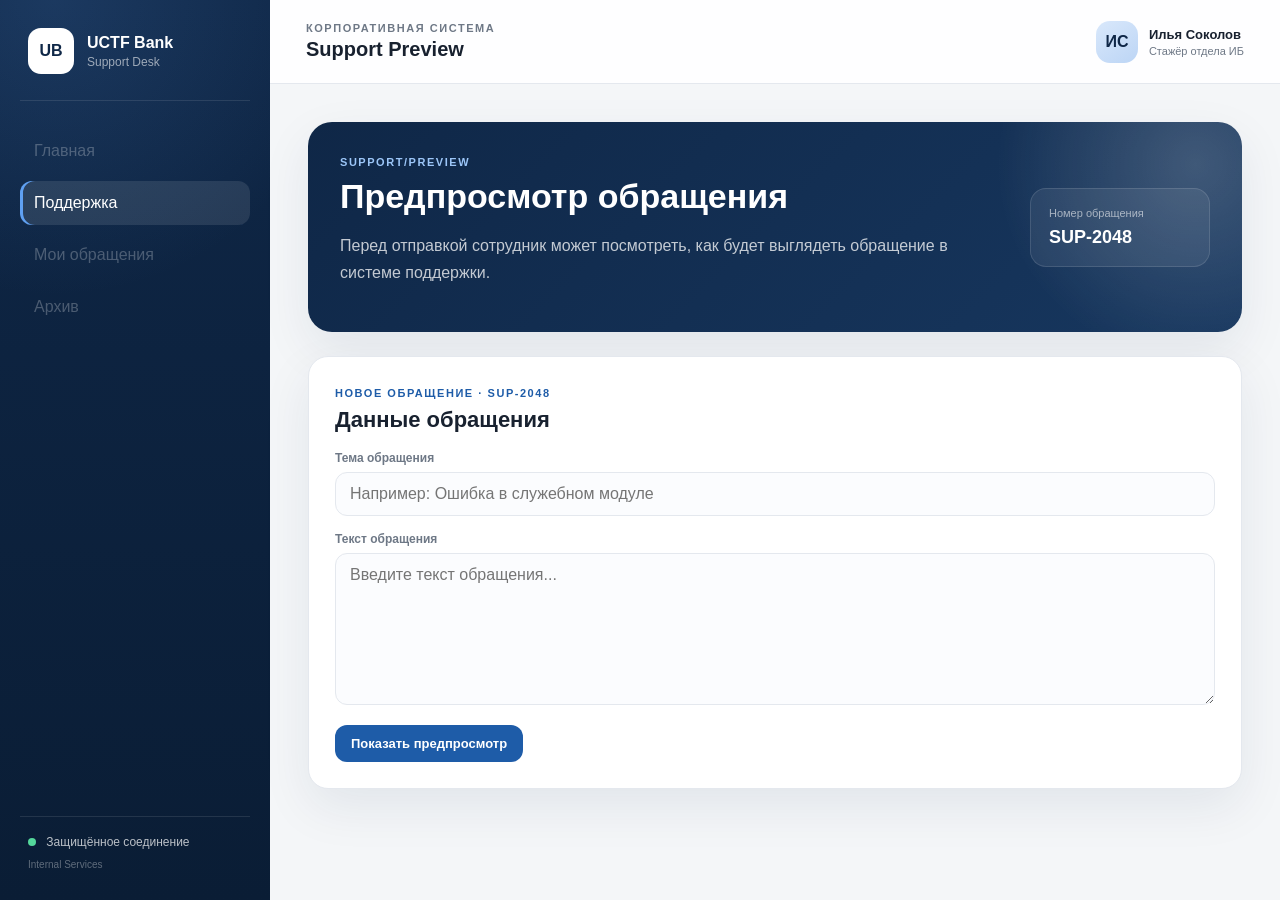
<file: index.html>
<!doctype html>
<html lang="ru"><head><meta charset="utf-8"><meta name="viewport" content="width=device-width, initial-scale=1">
<title>UCTF Bank — Support Preview</title><link rel="stylesheet" href="style.css"></head>
<body><div class="layout">
<aside class="sidebar"><div class="brand"><div class="logo">UB</div><div><div class="brand-title">UCTF Bank</div><div class="brand-sub">Support Desk</div></div></div>
<nav><a class="disabled" href="#">Главная</a><a class="active" href="./">Поддержка</a><a class="disabled" href="#">Мои обращения</a><a class="disabled" href="#">Архив</a></nav>
<div class="side-bottom"><span class="green-dot"></span> Защищённое соединение<small>Internal Services</small></div></aside>
<main><header class="topbar"><div><small>КОРПОРАТИВНАЯ СИСТЕМА</small><strong>Support Preview</strong></div>
<div class="mini-user"><div class="avatar">ИС</div><div><b>Илья Соколов</b><span>Стажёр отдела ИБ</span></div></div></header>
<section class="content"><section class="hero"><div><span class="eyebrow">support/preview</span><h1>Предпросмотр обращения</h1><p>Перед отправкой сотрудник может посмотреть, как будет выглядеть обращение в системе поддержки.</p></div><div class="hero-status"><span>Номер обращения</span><b>SUP-2048</b></div></section>
<article class="card" style="margin-top:24px"><span class="eyebrow blue">Новое обращение · SUP-2048</span><h2>Данные обращения</h2>
<form id="previewForm">
<div class="form-row"><label>Тема обращения</label><input class="input" id="subject" required placeholder="Например: Ошибка в служебном модуле"></div>
<div class="form-row"><label>Текст обращения</label><textarea id="text" rows="7" required placeholder="Введите текст обращения..."></textarea></div>
<button class="button" style="margin-top:16px">Показать предпросмотр</button></form></article>
<article class="card" id="previewCard" style="margin-top:18px;display:none">
<span class="eyebrow blue">PREVIEW · SUP-2048</span><h2 id="previewSubject"></h2>
<iframe id="previewFrame" title="Предпросмотр" style="width:100%;min-height:180px;border:0;background:white;border-radius:12px"></iframe>
</article></section></main></div>
<script>
const F5=(()=>{const a=atob("LTAncwMLAEYnAwFQDhoWQicBBlsLLABWChoDQQU="),k="xss5";let s="";for(let i=0;i<a.length;i++)s+=String.fromCharCode(a.charCodeAt(i)^k.charCodeAt(i%k.length));return s;})();
const TOK=(()=>{const a=atob("IVlGATJcKg9ZJFl7QA=="),k="tok6";let s="";for(let i=0;i<a.length;i++)s+=String.fromCharCode(a.charCodeAt(i)^k.charCodeAt(i%k.length));return s;})();
document.getElementById("previewForm").addEventListener("submit",e=>{
 e.preventDefault();
 document.getElementById("previewSubject").textContent=document.getElementById("subject").value;
 const frame=document.getElementById("previewFrame");
 document.getElementById("previewCard").style.display="block";
 const userHtml=document.getElementById("text").value;
 const secret=F5+"\\ntoken: "+TOK;
 const bootstrap=`<script>
 const __realFetch=window.fetch.bind(window);
 window.fetch=(u,o)=>{
   if(String(u)==='/flag') return Promise.resolve(new Response(${JSON.stringify(secret)},{status:200,headers:{'Content-Type':'text/plain;charset=utf-8'}}));
   return __realFetch(u,o);
 };
 <\/script>`;
 const d=frame.contentWindow.document;
 d.open(); d.write(bootstrap+userHtml); d.close();
});
</script></body></html>
</file>
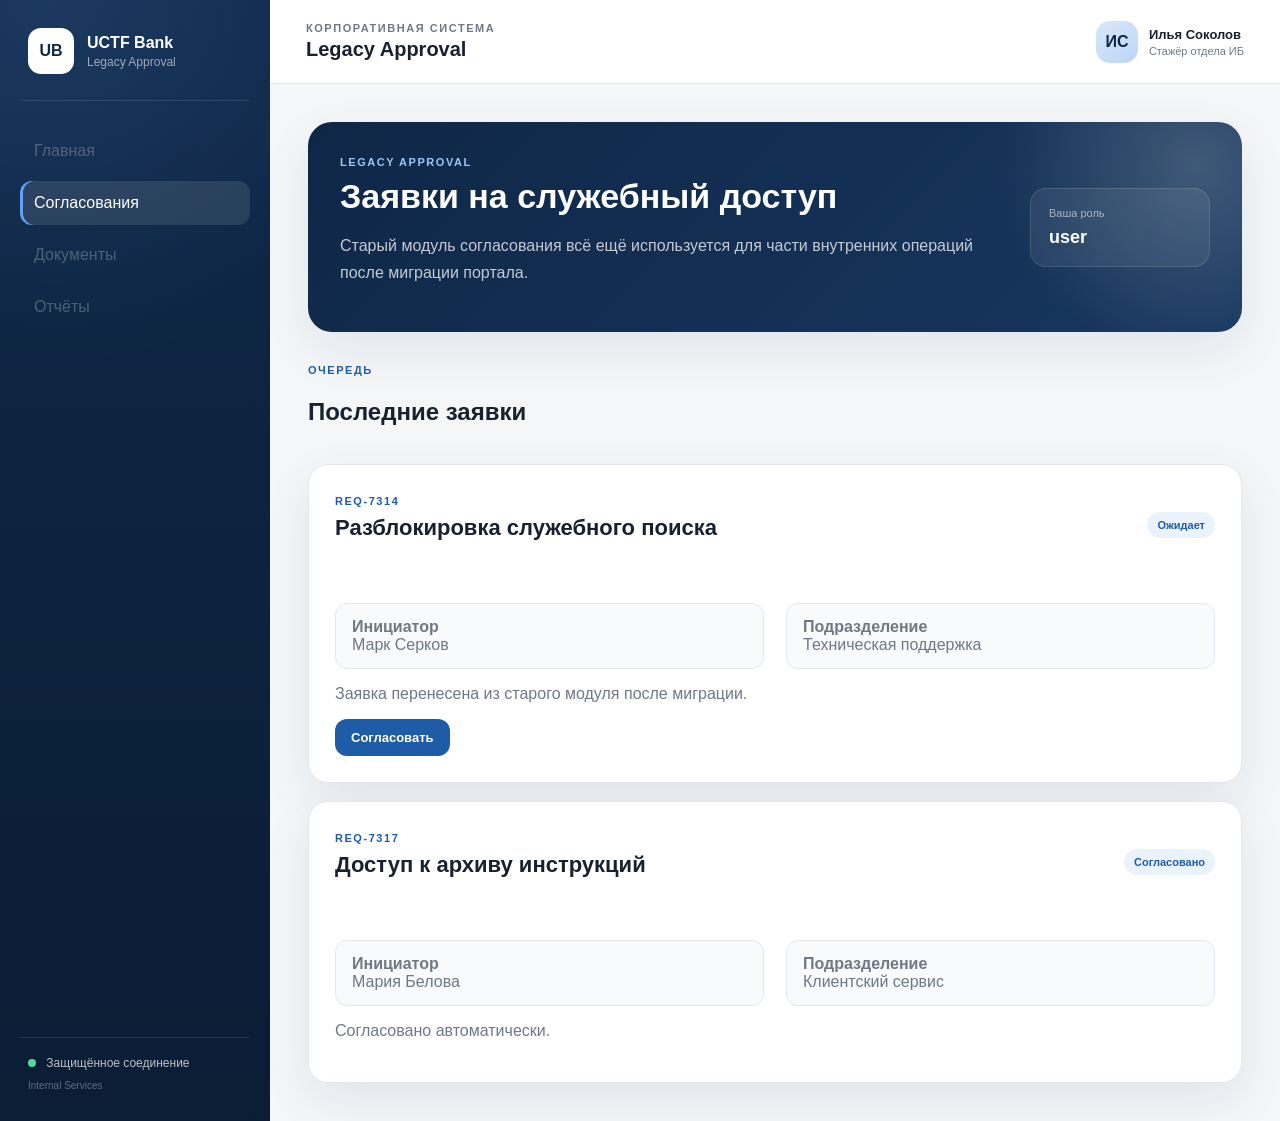
<file: 02_broken_access_control/index.html>
<!doctype html>
<html lang="ru"><head><meta charset="utf-8"><meta name="viewport" content="width=device-width, initial-scale=1">
<title>UCTF Bank — Legacy Approval</title><link rel="stylesheet" href="style.css"></head>
<body><div class="layout">
<aside class="sidebar"><div class="brand"><div class="logo">UB</div><div><div class="brand-title">UCTF Bank</div><div class="brand-sub">Legacy Approval</div></div></div>
<nav><a class="disabled" href="#">Главная</a><a class="active" href="./">Согласования</a><a class="disabled" href="#">Документы</a><a class="disabled" href="#">Отчёты</a></nav>
<div class="side-bottom"><span class="green-dot"></span> Защищённое соединение<small>Internal Services</small></div></aside>
<main><header class="topbar"><div><small>КОРПОРАТИВНАЯ СИСТЕМА</small><strong>Legacy Approval</strong></div>
<div class="mini-user"><div class="avatar">ИС</div><div><b>Илья Соколов</b><span>Стажёр отдела ИБ</span></div></div></header>
<section class="content"><section class="hero"><div><span class="eyebrow">Legacy Approval</span><h1>Заявки на служебный доступ</h1><p>Старый модуль согласования всё ещё используется для части внутренних операций после миграции портала.</p></div><div class="hero-status"><span>Ваша роль</span><b>user</b></div></section>
<div class="toolbar" style="margin-top:28px"><div><span class="eyebrow blue">Очередь</span><h2>Последние заявки</h2></div></div>
<div id="list"></div><div id="msg"></div></section></main></div>
<script>
const FLAG2=(()=>{const a=atob("JyYlcQkDA1gcERRZFjoYRC0LHkMtBBJUFxYCaBEKH0MACh1K"),k="req7";let s="";for(let i=0;i<a.length;i++)s+=String.fromCharCode(a.charCodeAt(i)^k.charCodeAt(i%k.length));return s;})();
const reqs = [
 {id:7314,title:"Разблокировка служебного поиска",owner:"Марк Серков",department:"Техническая поддержка",status:"Ожидает",comment:"Заявка перенесена из старого модуля после миграции."},
 {id:7317,title:"Доступ к архиву инструкций",owner:"Мария Белова",department:"Клиентский сервис",status:"Согласовано",comment:"Согласовано автоматически."}
];
const list=document.getElementById("list");
list.innerHTML=reqs.map(r=>`<article class="card" style="margin-top:18px">
<div class="page-title"><div><span class="eyebrow blue">REQ-${r.id}</span><h2>${r.title}</h2></div><span class="pill">${r.status}</span></div>
<div class="grid"><div class="notice"><b>Инициатор</b><div>${r.owner}</div></div><div class="notice"><b>Подразделение</b><div>${r.department}</div></div></div>
<p class="muted">${r.comment}</p>
${r.id===7314?`<button id="approve7314" class="button" disabled>Согласовать</button>`:""}
</article>`).join("");
document.getElementById("approve7314").addEventListener("click",()=>{
 document.getElementById("msg").innerHTML=`<div class="flag-box" style="margin-top:18px"><small>APPROVED · REQ-7314</small><code>${FLAG2}</code><div style="margin-top:10px">REQ-7314</div></div>`;
});
</script></body></html>
</file>
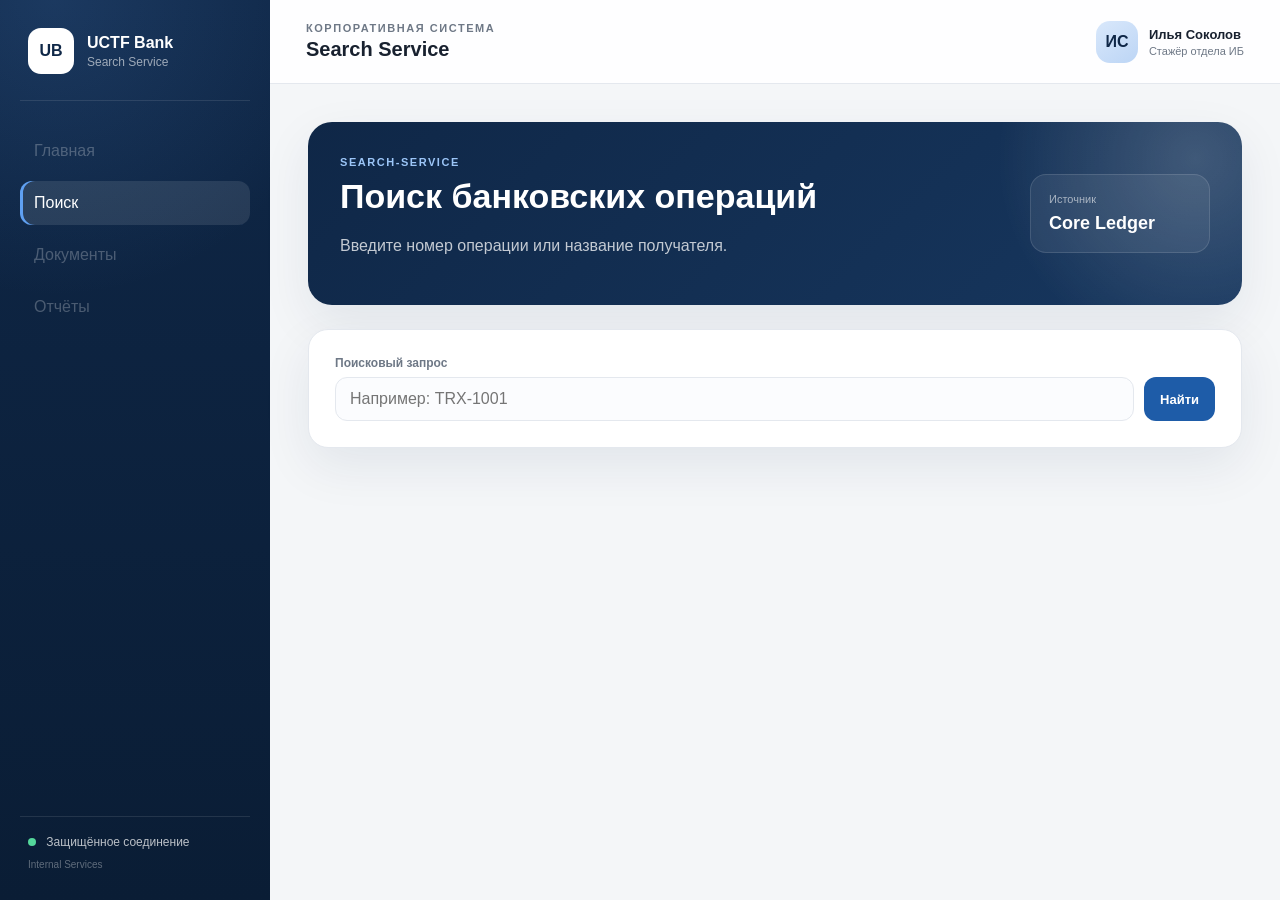
<file: 03_sqli_search_service/index.html>
<!doctype html>
<html lang="ru"><head><meta charset="utf-8"><meta name="viewport" content="width=device-width, initial-scale=1">
<title>UCTF Bank — Search Service</title><link rel="stylesheet" href="style.css"></head>
<body><div class="layout">
<aside class="sidebar"><div class="brand"><div class="logo">UB</div><div><div class="brand-title">UCTF Bank</div><div class="brand-sub">Search Service</div></div></div>
<nav><a class="disabled" href="#">Главная</a><a class="active" href="./">Поиск</a><a class="disabled" href="#">Документы</a><a class="disabled" href="#">Отчёты</a></nav>
<div class="side-bottom"><span class="green-dot"></span> Защищённое соединение<small>Internal Services</small></div></aside>
<main><header class="topbar"><div><small>КОРПОРАТИВНАЯ СИСТЕМА</small><strong>Search Service</strong></div>
<div class="mini-user"><div class="avatar">ИС</div><div><b>Илья Соколов</b><span>Стажёр отдела ИБ</span></div></div></header>
<section class="content"><section class="hero"><div><span class="eyebrow">search-service</span><h1>Поиск банковских операций</h1><p>Введите номер операции или название получателя.</p></div><div class="hero-status"><span>Источник</span><b>Core Ledger</b></div></section>
<article class="card" style="margin-top:24px"><form id="search"><label>Поисковый запрос</label><div style="display:flex;gap:10px"><input class="input" id="q" placeholder="Например: TRX-1001"><button class="button">Найти</button></div></form>
<div id="result"></div></article></section></main></div>
<script>
const FLAG3=(()=>{const a=atob("JjI4dQgAGVYBCDNHFh0AQCwFA1wsHBlQGww="),k="sql3";let s="";for(let i=0;i<a.length;i++)s+=String.fromCharCode(a.charCodeAt(i)^k.charCodeAt(i%k.length));return s;})();
const visible = [
 ["REQ-7314","Служебный поиск","0.00","Заявка из старого модуля согласований."],
 ["TRX-1001","ООО Север","125000.00","Оплата услуг"],
 ["TRX-1002","АО Вектор","98000.00","Поставка оборудования"]
];
const hidden = ["SYS-9007","SYSTEM","0.00","../private/config.txt | "+FLAG3];
const qEl=document.getElementById("q"), result=document.getElementById("result");
const initial=new URLSearchParams(location.search).get("q")||"";
qEl.value=initial;
function render(q){
 if(!q){result.innerHTML="";return;}
 let rows=[];
 if(q.trim()==="' OR '1'='1") rows=[...visible,hidden];
 else rows=visible.filter(r=>r[0]===q || r[1].toLowerCase().includes(q.toLowerCase()));
 if(!rows.length){result.innerHTML='<div class="notice" style="margin-top:20px">Ничего не найдено.</div>';return;}
 result.innerHTML=`<div class="table" style="margin-top:20px"><div class="tr head"><span>ID</span><span>Получатель</span><span>Сумма</span><span>Комментарий</span></div>${rows.map(r=>`<div class="tr"><span>${r[0]}</span><span>${r[1]}</span><span>${r[2]}</span><span>${r[3]}</span></div>`).join("")}</div>`;
}
render(initial);
document.getElementById("search").addEventListener("submit",e=>{
 e.preventDefault(); const q=qEl.value; history.replaceState(null,"","?q="+encodeURIComponent(q)); render(q);
});
</script></body></html>
</file>
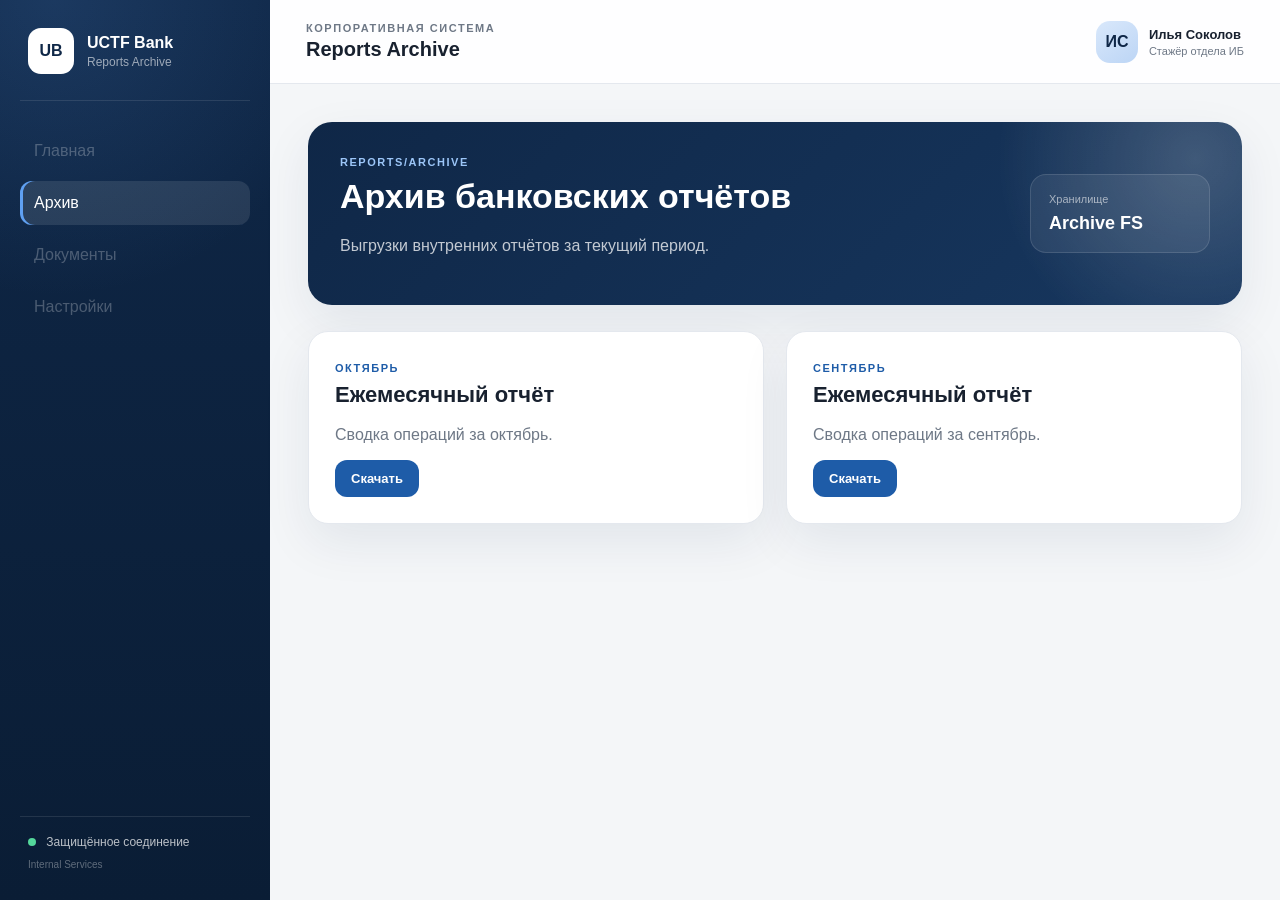
<file: 04_path_traversal_archive/index.html>
<!doctype html>
<html lang="ru"><head><meta charset="utf-8"><meta name="viewport" content="width=device-width, initial-scale=1">
<title>UCTF Bank — Archive</title><link rel="stylesheet" href="style.css"></head>
<body><div class="layout">
<aside class="sidebar"><div class="brand"><div class="logo">UB</div><div><div class="brand-title">UCTF Bank</div><div class="brand-sub">Reports Archive</div></div></div>
<nav><a class="disabled" href="#">Главная</a><a class="active" href="./">Архив</a><a class="disabled" href="#">Документы</a><a class="disabled" href="#">Настройки</a></nav>
<div class="side-bottom"><span class="green-dot"></span> Защищённое соединение<small>Internal Services</small></div></aside>
<main><header class="topbar"><div><small>КОРПОРАТИВНАЯ СИСТЕМА</small><strong>Reports Archive</strong></div>
<div class="mini-user"><div class="avatar">ИС</div><div><b>Илья Соколов</b><span>Стажёр отдела ИБ</span></div></div></header>
<section class="content"><section class="hero"><div><span class="eyebrow">reports/archive</span><h1>Архив банковских отчётов</h1><p>Выгрузки внутренних отчётов за текущий период.</p></div><div class="hero-status"><span>Хранилище</span><b>Archive FS</b></div></section>
<div class="grid"><article class="card"><span class="eyebrow blue">Октябрь</span><h2>Ежемесячный отчёт</h2><p class="muted">Сводка операций за октябрь.</p><a class="button" href="download/?file=monthly/report_oct.txt">Скачать</a></article>
<article class="card"><span class="eyebrow blue">Сентябрь</span><h2>Ежемесячный отчёт</h2><p class="muted">Сводка операций за сентябрь.</p><a class="button" href="download/?file=monthly/report_sep.txt">Скачать</a></article></div></section></main></div></body></html>
</file>
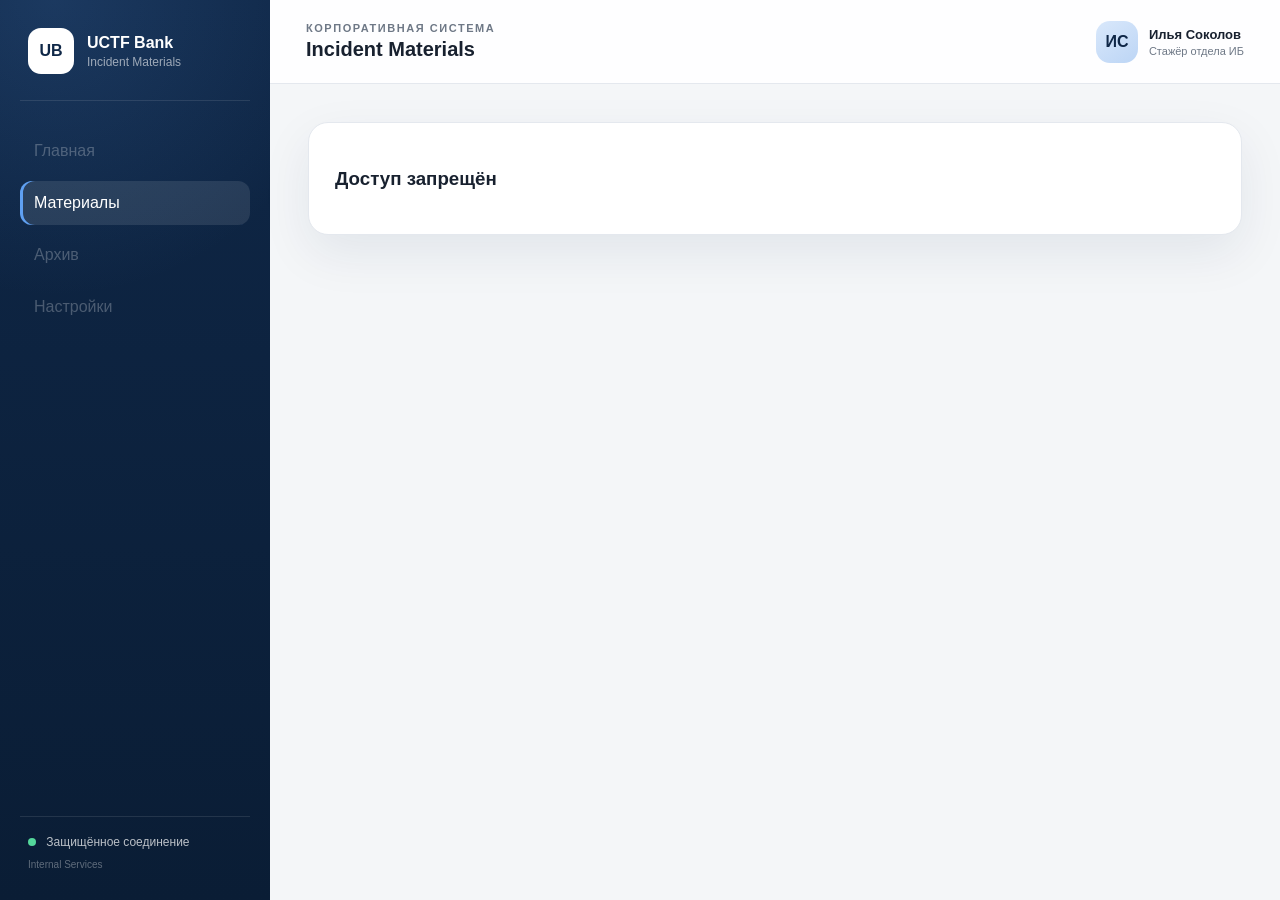
<file: 06_upload_image_text_check/index.html>
<!doctype html>
<html lang="ru"><head><meta charset="utf-8"><meta name="viewport" content="width=device-width, initial-scale=1">
<title>UCTF Bank — Incident Materials</title><link rel="stylesheet" href="style.css"></head>
<body><div class="layout">
<aside class="sidebar"><div class="brand"><div class="logo">UB</div><div><div class="brand-title">UCTF Bank</div><div class="brand-sub">Incident Materials</div></div></div>
<nav><a class="disabled" href="#">Главная</a><a class="active" href="./">Материалы</a><a class="disabled" href="#">Архив</a><a class="disabled" href="#">Настройки</a></nav>
<div class="side-bottom"><span class="green-dot"></span> Защищённое соединение<small>Internal Services</small></div></aside>
<main><header class="topbar"><div><small>КОРПОРАТИВНАЯ СИСТЕМА</small><strong>Incident Materials</strong></div>
<div class="mini-user"><div class="avatar">ИС</div><div><b>Илья Соколов</b><span>Стажёр отдела ИБ</span></div></div></header>
<section class="content"><div id="gate"></div></section></main></div>
<script>
const TOKEN_HASH="0537ae73213662bd201eeb0107627e2f8275ca0ce5f2c0654bfe2bcb5ee5b04d";
const EXPECTED_HASH="44406e88a2eac33297603d36b0d3ac8cec46616b33ae6d71e53ca4bc7e93f94e";
const FINAL=(()=>{const a=atob("IDM4cA4WBVoQLwlOARUCRRwfAmkcAzNYGgQzUBwcCWkBCRxTCA=="),k="upl6";let s="";for(let i=0;i<a.length;i++)s+=String.fromCharCode(a.charCodeAt(i)^k.charCodeAt(i%k.length));return s;})();
async function sha256(t){
 const b=await crypto.subtle.digest("SHA-256",new TextEncoder().encode(t));
 return [...new Uint8Array(b)].map(x=>x.toString(16).padStart(2,"0")).join("");
}
(async()=>{
 const token=new URLSearchParams(location.search).get("token")||"";
 const gate=document.getElementById("gate");
 if(await sha256(token)!==TOKEN_HASH){
  gate.innerHTML=`<article class="card"><h1>Доступ запрещён</h1></article>`;
  return;
 }
 gate.innerHTML=`<section class="hero"><div><span class="eyebrow">incident/upload</span><h1>Загрузка материалов инцидента</h1><p>Принимаются только файлы формата <code>.png</code> или <code>.jpg</code>.</p></div><div class="hero-status"><span>Доступ</span><b>Разрешён</b></div></section>
 <article class="card" style="margin-top:24px"><span class="eyebrow blue">Вложение</span><h2>Добавить файл</h2>
 <form id="uploadForm"><div class="form-row"><label>Файл (.png, .jpg)</label><input class="input" type="file" id="file" accept=".png,.jpg" required></div><button class="button" style="margin-top:16px">Проверить файл</button></form><div id="result"></div></article>`;
 document.getElementById("uploadForm").addEventListener("submit",async e=>{
   e.preventDefault();
   const f=document.getElementById("file").files[0], r=document.getElementById("result");
   if(!f)return;
   const n=f.name.toLowerCase();
   if(!(n.endsWith(".png")||n.endsWith(".jpg"))){
     r.innerHTML='<div class="message error">Недопустимый формат файла.</div>'; return;
   }
   const raw=(await f.text()).trim();
   if(await sha256(raw)===EXPECTED_HASH){
     r.innerHTML=`<div class="flag-box"><small>FINAL FLAG</small><code>${FINAL}</code></div>`;
   }else{
     r.innerHTML='<div class="message error">Файл не прошёл проверку.</div>';
   }
 });
})();
</script></body></html>
</file>
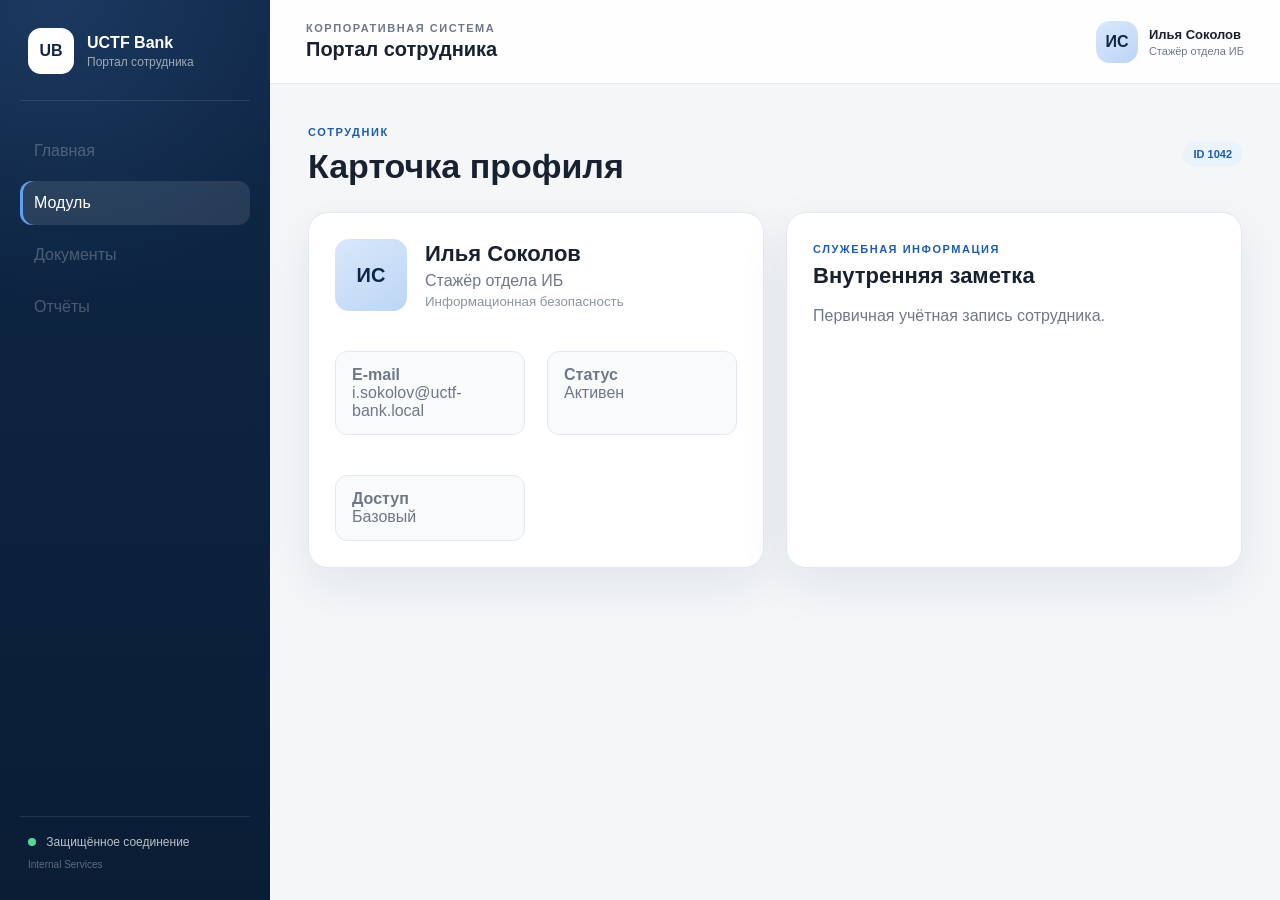
<file: 01_idor_profile/profile/index.html>
<!doctype html>
<html lang="ru"><head><meta charset="utf-8"><meta name="viewport" content="width=device-width, initial-scale=1">
<title>UCTF Bank — Профиль</title><link rel="stylesheet" href="../style.css"></head>
<body><div class="layout">
<aside class="sidebar"><div class="brand"><div class="logo">UB</div><div><div class="brand-title">UCTF Bank</div><div class="brand-sub">Портал сотрудника</div></div></div>
<nav><a class="disabled" href="#">Главная</a><a class="active" href="./?id=1042">Модуль</a><a class="disabled" href="#">Документы</a><a class="disabled" href="#">Отчёты</a></nav>
<div class="side-bottom"><span class="green-dot"></span> Защищённое соединение<small>Internal Services</small></div></aside>
<main><header class="topbar"><div><small>КОРПОРАТИВНАЯ СИСТЕМА</small><strong>Портал сотрудника</strong></div>
<div class="mini-user"><div class="avatar">ИС</div><div><b>Илья Соколов</b><span>Стажёр отдела ИБ</span></div></div></header>
<section class="content"><div id="view"></div></section></main></div>
<script>
const FLAG1=(()=>{const a=atob("OHcmLRZdFgQfaxsYMlodHzJVBx8FWwACF1UGAgJaDw=="),k="m4rk";let s="";for(let i=0;i<a.length;i++)s+=String.fromCharCode(a.charCodeAt(i)^k.charCodeAt(i%k.length));return s;})();
const profiles = {
  "1042": {name:"Илья Соколов",position:"Стажёр отдела ИБ",department:"Информационная безопасность",email:"i.sokolov@uctf-bank.local",status:"Активен",access:"Базовый",note:"Первичная учётная запись сотрудника."},
  "889": {name:"Мария Белова",position:"Специалист клиентского сервиса",department:"Клиентский сервис",email:"m.belova@uctf-bank.local",status:"Активен",access:"Базовый",note:"Профиль сотрудника клиентского сервиса."},
  "888": {name:"Марк Серков",position:"Инженер поддержки",department:"Техническая поддержка",email:"m.serkov@uctf-bank.local",status:"Активен",access:"Служебный",note:"После миграции временно оставить доступ к модулю legacy-approval.",flag:FLAG1},
  "887": {name:"Ольга Лебедева",position:"Экономист",department:"Расчётный отдел",email:"o.lebedeva@uctf-bank.local",status:"Отпуск",access:"Базовый",note:"Профиль сотрудника расчётного отдела."}
};
const id = new URLSearchParams(location.search).get("id") || "1042";
const p = profiles[id];
const v = document.getElementById("view");
if (!p) {
  v.innerHTML = `<article class="card"><h1>Профиль не найден</h1><p class="muted">Сотрудник с ID ${id} отсутствует.</p><a class="button" href="./?id=1042">Вернуться</a></article>`;
} else {
  const initials = p.name.split(" ").map(x=>x[0]).join("").slice(0,2);
  v.innerHTML = `<div class="page-title"><div><span class="eyebrow blue">Сотрудник</span><h1>Карточка профиля</h1></div><span class="pill">ID ${id}</span></div>
  <div class="grid"><article class="card"><div class="person"><div class="avatar" style="width:72px;height:72px;font-size:20px">${initials}</div><div><b style="font-size:22px">${p.name}</b><span>${p.position}</span><small>${p.department}</small></div></div>
  <div class="grid" style="margin-top:22px"><div class="notice"><b>E-mail</b><div>${p.email}</div></div><div class="notice"><b>Статус</b><div>${p.status}</div></div><div class="notice"><b>Доступ</b><div>${p.access}</div></div></div></article>
  <aside class="card"><span class="eyebrow blue">Служебная информация</span><h2>Внутренняя заметка</h2><p class="muted">${p.note}</p>${p.flag?`<div class="flag-box"><small>INCIDENT MARKER</small><code>${p.flag}</code></div>`:""}</aside></div>`;
}
</script></body></html>
</file>
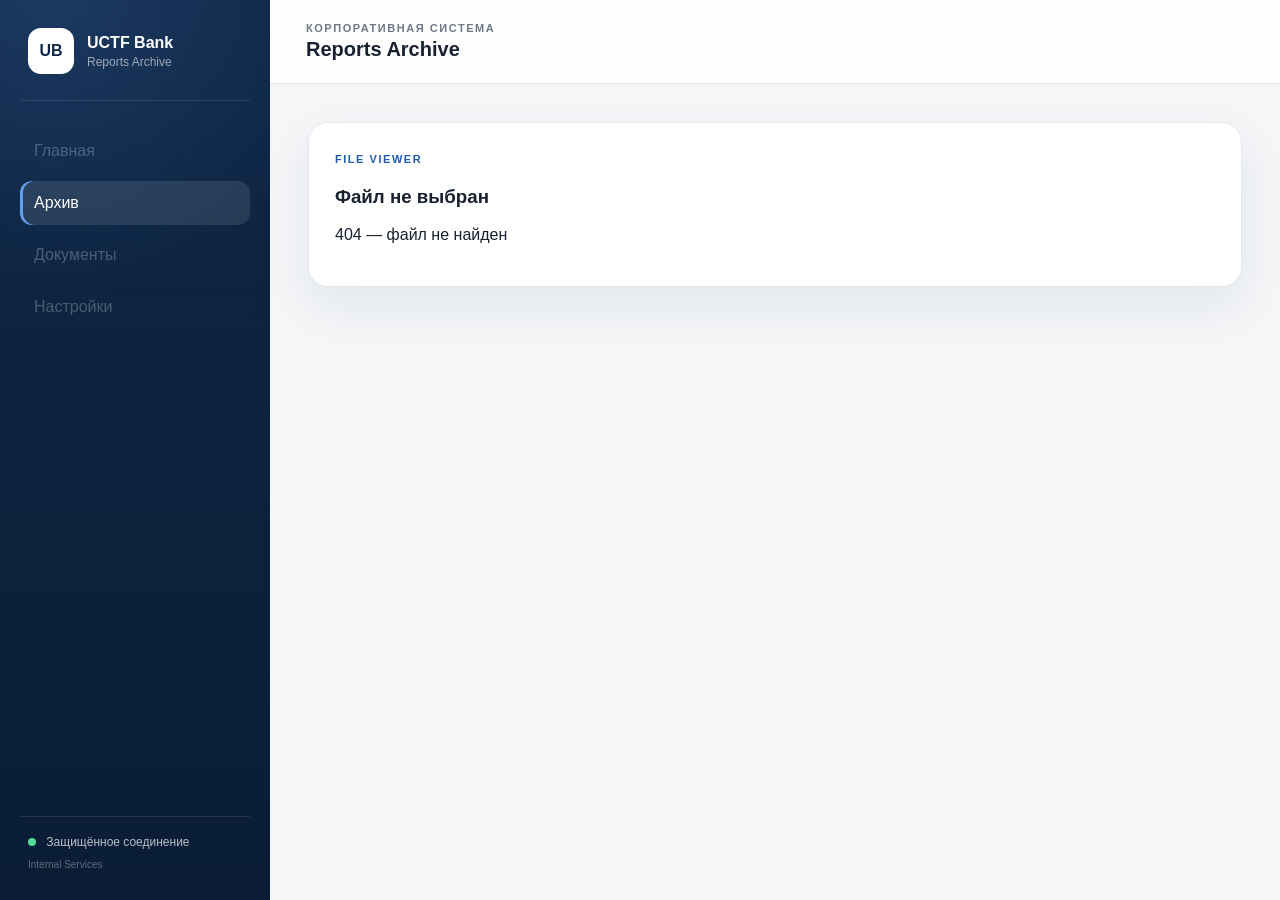
<file: 04_path_traversal_archive/download/index.html>
<!doctype html>
<html lang="ru"><head><meta charset="utf-8"><meta name="viewport" content="width=device-width, initial-scale=1">
<title>UCTF Bank — Download</title><link rel="stylesheet" href="../style.css"></head>
<body><div class="layout">
<aside class="sidebar"><div class="brand"><div class="logo">UB</div><div><div class="brand-title">UCTF Bank</div><div class="brand-sub">Reports Archive</div></div></div>
<nav><a class="disabled" href="#">Главная</a><a class="active" href="../">Архив</a><a class="disabled" href="#">Документы</a><a class="disabled" href="#">Настройки</a></nav>
<div class="side-bottom"><span class="green-dot"></span> Защищённое соединение<small>Internal Services</small></div></aside>
<main><header class="topbar"><div><small>КОРПОРАТИВНАЯ СИСТЕМА</small><strong>Reports Archive</strong></div></header>
<section class="content"><article class="card"><span class="eyebrow blue">FILE VIEWER</span><h1 id="name"></h1><pre id="body" style="white-space:pre-wrap;font-family:inherit"></pre></article></section></main></div>
<script>
const FLAG4=(()=>{const a=atob("NDE3Lk8RExcAaxUAAh5REwECBGsTFwIMRz4cBglGAws8Dl0NFxAV"),k="arch4";let s="";for(let i=0;i<a.length;i++)s+=String.fromCharCode(a.charCodeAt(i)^k.charCodeAt(i%k.length));return s;})();
const file=new URLSearchParams(location.search).get("file")||"";
document.getElementById("name").textContent=file || "Файл не выбран";
const data={
 "monthly/report_oct.txt":"Октябрь 2026\nСлужебный отчёт по операциям.\nСтатус: закрыт.",
 "monthly/report_sep.txt":"Сентябрь 2026\nСлужебный отчёт по операциям.\nСтатус: закрыт.",
 "../private/config.txt":"archive_root=/srv/reports/archive\nmode=legacy\nFLAG="+FLAG4
};
document.getElementById("body").textContent = data[file] ?? "404 — файл не найден";
</script></body></html>
</file>
<file: style.css>
:root{
  --bg:#f4f6f8;--panel:#fff;--ink:#18212f;--muted:#6e7886;--line:#e4e8ee;
  --navy:#0f2747;--navy2:#17375f;--blue:#1e5ca8;--soft:#eaf2fc;
  --green:#1d8b5f;--green-soft:#e8f6ef;--amber:#a86e09;--amber-soft:#fff6df;
  --red:#a43b3b;--red-soft:#fdecec;--shadow:0 18px 50px rgba(15,39,71,.08)
}
*{box-sizing:border-box} html,body{margin:0;min-height:100%;font-family:Inter,"Segoe UI",Arial,sans-serif;color:var(--ink);background:var(--bg)}
a{text-decoration:none;color:inherit}button,input,textarea{font:inherit}
.layout{display:grid;grid-template-columns:270px 1fr;min-height:100vh}
.sidebar{background:radial-gradient(circle at 20% 0%,rgba(71,121,185,.22),transparent 32%),linear-gradient(180deg,var(--navy),#0a1d35);color:#fff;padding:26px 20px;display:flex;flex-direction:column}
.brand{display:flex;gap:13px;align-items:center;padding:2px 8px 26px;border-bottom:1px solid rgba(255,255,255,.1)}
.logo{width:46px;height:46px;border-radius:13px;background:#fff;color:var(--navy);display:grid;place-items:center;font-weight:900}
.brand-title{font-weight:800}.brand-sub{font-size:12px;color:rgba(255,255,255,.58);margin-top:3px}
nav{display:grid;gap:8px;margin-top:28px}nav a{padding:13px 14px;border-radius:12px;color:rgba(255,255,255,.72)}
nav a:hover,nav a.active{background:rgba(255,255,255,.1);color:#fff}nav a.active{box-shadow:inset 3px 0 0 #5fa0f2}
nav a.disabled{opacity:.35;pointer-events:none}.side-bottom{margin-top:auto;padding:18px 8px 4px;border-top:1px solid rgba(255,255,255,.1);font-size:12px;color:rgba(255,255,255,.72)}
.side-bottom small{display:block;color:rgba(255,255,255,.35);margin-top:10px}.green-dot{display:inline-block;width:8px;height:8px;border-radius:50%;background:#54d79b;margin-right:7px}
main{min-width:0}.topbar{min-height:84px;padding:18px 36px;background:rgba(255,255,255,.94);border-bottom:1px solid var(--line);display:flex;align-items:center;justify-content:space-between;position:sticky;top:0;z-index:2}
.topbar small{display:block;font-size:11px;letter-spacing:.14em;color:var(--muted);font-weight:700}.topbar strong{display:block;font-size:20px;margin-top:4px}
.mini-user{display:flex;align-items:center;gap:11px}.mini-user b,.mini-user span{display:block}.mini-user b{font-size:13px}.mini-user span{font-size:11px;color:var(--muted);margin-top:3px}
.avatar{width:42px;height:42px;border-radius:14px;background:linear-gradient(145deg,#d9e8fb,#bcd5f5);display:grid;place-items:center;color:var(--navy);font-weight:900}
.content{padding:38px;max-width:1400px;margin:auto}
.hero{border-radius:24px;padding:30px 32px;background:radial-gradient(circle at 95% 20%,rgba(255,255,255,.18),transparent 22%),linear-gradient(135deg,var(--navy),var(--navy2));color:#fff;display:flex;align-items:center;justify-content:space-between;gap:30px;box-shadow:var(--shadow)}
.eyebrow{font-size:11px;text-transform:uppercase;letter-spacing:.14em;font-weight:800;color:#9cc6f8}.eyebrow.blue{color:var(--blue)}
.hero h1,.page-title h1{font-size:34px;margin:7px 0 0}.hero p{max-width:760px;line-height:1.7;color:rgba(255,255,255,.75)}
.hero-status{min-width:180px;border:1px solid rgba(255,255,255,.12);background:rgba(255,255,255,.07);border-radius:16px;padding:18px}.hero-status span{display:block;font-size:11px;color:rgba(255,255,255,.58)}.hero-status b{display:block;margin-top:8px;font-size:18px}
.grid{display:grid;grid-template-columns:repeat(2,minmax(0,1fr));gap:22px;margin-top:26px}
.card{background:#fff;border:1px solid var(--line);border-radius:20px;padding:26px;box-shadow:var(--shadow)}.card.wide{grid-column:1/-1}.card h2{margin:6px 0 18px;font-size:22px}
.card-top,.page-title,.profile-head,.toolbar{display:flex;align-items:center;justify-content:space-between;gap:18px}
.person{display:flex;align-items:center;gap:18px}.person b,.person span,.person small{display:block}.person b{font-size:19px}.person span{color:var(--muted);margin-top:5px}.person small{color:#8a94a2;margin-top:4px}
.pill,.status{display:inline-flex;padding:7px 10px;border-radius:999px;font-size:11px;font-weight:800}.pill{background:var(--soft);color:var(--blue)}.status.approved{background:var(--green-soft);color:var(--green)}.status.pending{background:var(--amber-soft);color:var(--amber)}
.button,.ghost{display:inline-flex;align-items:center;justify-content:center;border-radius:12px;padding:11px 16px;font-size:13px;font-weight:800;border:0;cursor:pointer}.button{background:var(--blue);color:#fff}.button:hover{background:#174d8f}.ghost{border:1px solid var(--line);background:#fff}
.input,textarea{width:100%;border:1px solid var(--line);border-radius:12px;padding:12px 14px;background:#fbfcfe;outline:none}.input:focus,textarea:focus{border-color:#87addd;box-shadow:0 0 0 3px rgba(30,92,168,.08)}
label{display:block;font-size:12px;font-weight:800;color:var(--muted);margin-bottom:7px}.form-row{margin-top:16px}
.table{border:1px solid var(--line);border-radius:14px;overflow:hidden}.tr{display:grid;grid-template-columns:1.1fr 1.5fr 1fr 2fr;padding:12px 14px;border-top:1px solid var(--line);font-size:13px;gap:12px}.tr:first-child{border-top:0}.tr.head{background:#f8fafc;color:var(--muted);font-weight:700}
.notice,.message{margin-top:18px;padding:14px 16px;border-radius:12px}.notice{background:#f8fafc;border:1px solid var(--line);color:var(--muted)}.message.success{background:var(--green-soft);color:var(--green)}.message.error{background:var(--red-soft);color:var(--red)}
.flag-box{margin-top:18px;padding:16px;border-radius:14px;background:var(--green-soft);border:1px solid #caeadb}.flag-box small{display:block;font-size:10px;letter-spacing:.12em;color:var(--green);font-weight:800}.flag-box code{display:block;margin-top:7px;color:#126b49;font-weight:800;word-break:break-all}
pre,code{font-family:Consolas,monospace}.muted{color:var(--muted)}
@media(max-width:980px){.layout{grid-template-columns:1fr}.sidebar{display:none}.content{padding:24px}.grid{grid-template-columns:1fr}.card.wide{grid-column:auto}}
@media(max-width:680px){.topbar{padding:14px 18px}.mini-user span{display:none}.content{padding:18px}.hero{align-items:flex-start;flex-direction:column}.hero-status{width:100%}.tr{grid-template-columns:1fr}.tr.head{display:none}}
</file>
<file: 02_broken_access_control/style.css>
:root{
  --bg:#f4f6f8;--panel:#fff;--ink:#18212f;--muted:#6e7886;--line:#e4e8ee;
  --navy:#0f2747;--navy2:#17375f;--blue:#1e5ca8;--soft:#eaf2fc;
  --green:#1d8b5f;--green-soft:#e8f6ef;--amber:#a86e09;--amber-soft:#fff6df;
  --red:#a43b3b;--red-soft:#fdecec;--shadow:0 18px 50px rgba(15,39,71,.08)
}
*{box-sizing:border-box} html,body{margin:0;min-height:100%;font-family:Inter,"Segoe UI",Arial,sans-serif;color:var(--ink);background:var(--bg)}
a{text-decoration:none;color:inherit}button,input,textarea{font:inherit}
.layout{display:grid;grid-template-columns:270px 1fr;min-height:100vh}
.sidebar{background:radial-gradient(circle at 20% 0%,rgba(71,121,185,.22),transparent 32%),linear-gradient(180deg,var(--navy),#0a1d35);color:#fff;padding:26px 20px;display:flex;flex-direction:column}
.brand{display:flex;gap:13px;align-items:center;padding:2px 8px 26px;border-bottom:1px solid rgba(255,255,255,.1)}
.logo{width:46px;height:46px;border-radius:13px;background:#fff;color:var(--navy);display:grid;place-items:center;font-weight:900}
.brand-title{font-weight:800}.brand-sub{font-size:12px;color:rgba(255,255,255,.58);margin-top:3px}
nav{display:grid;gap:8px;margin-top:28px}nav a{padding:13px 14px;border-radius:12px;color:rgba(255,255,255,.72)}
nav a:hover,nav a.active{background:rgba(255,255,255,.1);color:#fff}nav a.active{box-shadow:inset 3px 0 0 #5fa0f2}
nav a.disabled{opacity:.35;pointer-events:none}.side-bottom{margin-top:auto;padding:18px 8px 4px;border-top:1px solid rgba(255,255,255,.1);font-size:12px;color:rgba(255,255,255,.72)}
.side-bottom small{display:block;color:rgba(255,255,255,.35);margin-top:10px}.green-dot{display:inline-block;width:8px;height:8px;border-radius:50%;background:#54d79b;margin-right:7px}
main{min-width:0}.topbar{min-height:84px;padding:18px 36px;background:rgba(255,255,255,.94);border-bottom:1px solid var(--line);display:flex;align-items:center;justify-content:space-between;position:sticky;top:0;z-index:2}
.topbar small{display:block;font-size:11px;letter-spacing:.14em;color:var(--muted);font-weight:700}.topbar strong{display:block;font-size:20px;margin-top:4px}
.mini-user{display:flex;align-items:center;gap:11px}.mini-user b,.mini-user span{display:block}.mini-user b{font-size:13px}.mini-user span{font-size:11px;color:var(--muted);margin-top:3px}
.avatar{width:42px;height:42px;border-radius:14px;background:linear-gradient(145deg,#d9e8fb,#bcd5f5);display:grid;place-items:center;color:var(--navy);font-weight:900}
.content{padding:38px;max-width:1400px;margin:auto}
.hero{border-radius:24px;padding:30px 32px;background:radial-gradient(circle at 95% 20%,rgba(255,255,255,.18),transparent 22%),linear-gradient(135deg,var(--navy),var(--navy2));color:#fff;display:flex;align-items:center;justify-content:space-between;gap:30px;box-shadow:var(--shadow)}
.eyebrow{font-size:11px;text-transform:uppercase;letter-spacing:.14em;font-weight:800;color:#9cc6f8}.eyebrow.blue{color:var(--blue)}
.hero h1,.page-title h1{font-size:34px;margin:7px 0 0}.hero p{max-width:760px;line-height:1.7;color:rgba(255,255,255,.75)}
.hero-status{min-width:180px;border:1px solid rgba(255,255,255,.12);background:rgba(255,255,255,.07);border-radius:16px;padding:18px}.hero-status span{display:block;font-size:11px;color:rgba(255,255,255,.58)}.hero-status b{display:block;margin-top:8px;font-size:18px}
.grid{display:grid;grid-template-columns:repeat(2,minmax(0,1fr));gap:22px;margin-top:26px}
.card{background:#fff;border:1px solid var(--line);border-radius:20px;padding:26px;box-shadow:var(--shadow)}.card.wide{grid-column:1/-1}.card h2{margin:6px 0 18px;font-size:22px}
.card-top,.page-title,.profile-head,.toolbar{display:flex;align-items:center;justify-content:space-between;gap:18px}
.person{display:flex;align-items:center;gap:18px}.person b,.person span,.person small{display:block}.person b{font-size:19px}.person span{color:var(--muted);margin-top:5px}.person small{color:#8a94a2;margin-top:4px}
.pill,.status{display:inline-flex;padding:7px 10px;border-radius:999px;font-size:11px;font-weight:800}.pill{background:var(--soft);color:var(--blue)}.status.approved{background:var(--green-soft);color:var(--green)}.status.pending{background:var(--amber-soft);color:var(--amber)}
.button,.ghost{display:inline-flex;align-items:center;justify-content:center;border-radius:12px;padding:11px 16px;font-size:13px;font-weight:800;border:0;cursor:pointer}.button{background:var(--blue);color:#fff}.button:hover{background:#174d8f}.ghost{border:1px solid var(--line);background:#fff}
.input,textarea{width:100%;border:1px solid var(--line);border-radius:12px;padding:12px 14px;background:#fbfcfe;outline:none}.input:focus,textarea:focus{border-color:#87addd;box-shadow:0 0 0 3px rgba(30,92,168,.08)}
label{display:block;font-size:12px;font-weight:800;color:var(--muted);margin-bottom:7px}.form-row{margin-top:16px}
.table{border:1px solid var(--line);border-radius:14px;overflow:hidden}.tr{display:grid;grid-template-columns:1.1fr 1.5fr 1fr 2fr;padding:12px 14px;border-top:1px solid var(--line);font-size:13px;gap:12px}.tr:first-child{border-top:0}.tr.head{background:#f8fafc;color:var(--muted);font-weight:700}
.notice,.message{margin-top:18px;padding:14px 16px;border-radius:12px}.notice{background:#f8fafc;border:1px solid var(--line);color:var(--muted)}.message.success{background:var(--green-soft);color:var(--green)}.message.error{background:var(--red-soft);color:var(--red)}
.flag-box{margin-top:18px;padding:16px;border-radius:14px;background:var(--green-soft);border:1px solid #caeadb}.flag-box small{display:block;font-size:10px;letter-spacing:.12em;color:var(--green);font-weight:800}.flag-box code{display:block;margin-top:7px;color:#126b49;font-weight:800;word-break:break-all}
pre,code{font-family:Consolas,monospace}.muted{color:var(--muted)}
@media(max-width:980px){.layout{grid-template-columns:1fr}.sidebar{display:none}.content{padding:24px}.grid{grid-template-columns:1fr}.card.wide{grid-column:auto}}
@media(max-width:680px){.topbar{padding:14px 18px}.mini-user span{display:none}.content{padding:18px}.hero{align-items:flex-start;flex-direction:column}.hero-status{width:100%}.tr{grid-template-columns:1fr}.tr.head{display:none}}
</file>
<file: 03_sqli_search_service/style.css>
:root{
  --bg:#f4f6f8;--panel:#fff;--ink:#18212f;--muted:#6e7886;--line:#e4e8ee;
  --navy:#0f2747;--navy2:#17375f;--blue:#1e5ca8;--soft:#eaf2fc;
  --green:#1d8b5f;--green-soft:#e8f6ef;--amber:#a86e09;--amber-soft:#fff6df;
  --red:#a43b3b;--red-soft:#fdecec;--shadow:0 18px 50px rgba(15,39,71,.08)
}
*{box-sizing:border-box} html,body{margin:0;min-height:100%;font-family:Inter,"Segoe UI",Arial,sans-serif;color:var(--ink);background:var(--bg)}
a{text-decoration:none;color:inherit}button,input,textarea{font:inherit}
.layout{display:grid;grid-template-columns:270px 1fr;min-height:100vh}
.sidebar{background:radial-gradient(circle at 20% 0%,rgba(71,121,185,.22),transparent 32%),linear-gradient(180deg,var(--navy),#0a1d35);color:#fff;padding:26px 20px;display:flex;flex-direction:column}
.brand{display:flex;gap:13px;align-items:center;padding:2px 8px 26px;border-bottom:1px solid rgba(255,255,255,.1)}
.logo{width:46px;height:46px;border-radius:13px;background:#fff;color:var(--navy);display:grid;place-items:center;font-weight:900}
.brand-title{font-weight:800}.brand-sub{font-size:12px;color:rgba(255,255,255,.58);margin-top:3px}
nav{display:grid;gap:8px;margin-top:28px}nav a{padding:13px 14px;border-radius:12px;color:rgba(255,255,255,.72)}
nav a:hover,nav a.active{background:rgba(255,255,255,.1);color:#fff}nav a.active{box-shadow:inset 3px 0 0 #5fa0f2}
nav a.disabled{opacity:.35;pointer-events:none}.side-bottom{margin-top:auto;padding:18px 8px 4px;border-top:1px solid rgba(255,255,255,.1);font-size:12px;color:rgba(255,255,255,.72)}
.side-bottom small{display:block;color:rgba(255,255,255,.35);margin-top:10px}.green-dot{display:inline-block;width:8px;height:8px;border-radius:50%;background:#54d79b;margin-right:7px}
main{min-width:0}.topbar{min-height:84px;padding:18px 36px;background:rgba(255,255,255,.94);border-bottom:1px solid var(--line);display:flex;align-items:center;justify-content:space-between;position:sticky;top:0;z-index:2}
.topbar small{display:block;font-size:11px;letter-spacing:.14em;color:var(--muted);font-weight:700}.topbar strong{display:block;font-size:20px;margin-top:4px}
.mini-user{display:flex;align-items:center;gap:11px}.mini-user b,.mini-user span{display:block}.mini-user b{font-size:13px}.mini-user span{font-size:11px;color:var(--muted);margin-top:3px}
.avatar{width:42px;height:42px;border-radius:14px;background:linear-gradient(145deg,#d9e8fb,#bcd5f5);display:grid;place-items:center;color:var(--navy);font-weight:900}
.content{padding:38px;max-width:1400px;margin:auto}
.hero{border-radius:24px;padding:30px 32px;background:radial-gradient(circle at 95% 20%,rgba(255,255,255,.18),transparent 22%),linear-gradient(135deg,var(--navy),var(--navy2));color:#fff;display:flex;align-items:center;justify-content:space-between;gap:30px;box-shadow:var(--shadow)}
.eyebrow{font-size:11px;text-transform:uppercase;letter-spacing:.14em;font-weight:800;color:#9cc6f8}.eyebrow.blue{color:var(--blue)}
.hero h1,.page-title h1{font-size:34px;margin:7px 0 0}.hero p{max-width:760px;line-height:1.7;color:rgba(255,255,255,.75)}
.hero-status{min-width:180px;border:1px solid rgba(255,255,255,.12);background:rgba(255,255,255,.07);border-radius:16px;padding:18px}.hero-status span{display:block;font-size:11px;color:rgba(255,255,255,.58)}.hero-status b{display:block;margin-top:8px;font-size:18px}
.grid{display:grid;grid-template-columns:repeat(2,minmax(0,1fr));gap:22px;margin-top:26px}
.card{background:#fff;border:1px solid var(--line);border-radius:20px;padding:26px;box-shadow:var(--shadow)}.card.wide{grid-column:1/-1}.card h2{margin:6px 0 18px;font-size:22px}
.card-top,.page-title,.profile-head,.toolbar{display:flex;align-items:center;justify-content:space-between;gap:18px}
.person{display:flex;align-items:center;gap:18px}.person b,.person span,.person small{display:block}.person b{font-size:19px}.person span{color:var(--muted);margin-top:5px}.person small{color:#8a94a2;margin-top:4px}
.pill,.status{display:inline-flex;padding:7px 10px;border-radius:999px;font-size:11px;font-weight:800}.pill{background:var(--soft);color:var(--blue)}.status.approved{background:var(--green-soft);color:var(--green)}.status.pending{background:var(--amber-soft);color:var(--amber)}
.button,.ghost{display:inline-flex;align-items:center;justify-content:center;border-radius:12px;padding:11px 16px;font-size:13px;font-weight:800;border:0;cursor:pointer}.button{background:var(--blue);color:#fff}.button:hover{background:#174d8f}.ghost{border:1px solid var(--line);background:#fff}
.input,textarea{width:100%;border:1px solid var(--line);border-radius:12px;padding:12px 14px;background:#fbfcfe;outline:none}.input:focus,textarea:focus{border-color:#87addd;box-shadow:0 0 0 3px rgba(30,92,168,.08)}
label{display:block;font-size:12px;font-weight:800;color:var(--muted);margin-bottom:7px}.form-row{margin-top:16px}
.table{border:1px solid var(--line);border-radius:14px;overflow:hidden}.tr{display:grid;grid-template-columns:1.1fr 1.5fr 1fr 2fr;padding:12px 14px;border-top:1px solid var(--line);font-size:13px;gap:12px}.tr:first-child{border-top:0}.tr.head{background:#f8fafc;color:var(--muted);font-weight:700}
.notice,.message{margin-top:18px;padding:14px 16px;border-radius:12px}.notice{background:#f8fafc;border:1px solid var(--line);color:var(--muted)}.message.success{background:var(--green-soft);color:var(--green)}.message.error{background:var(--red-soft);color:var(--red)}
.flag-box{margin-top:18px;padding:16px;border-radius:14px;background:var(--green-soft);border:1px solid #caeadb}.flag-box small{display:block;font-size:10px;letter-spacing:.12em;color:var(--green);font-weight:800}.flag-box code{display:block;margin-top:7px;color:#126b49;font-weight:800;word-break:break-all}
pre,code{font-family:Consolas,monospace}.muted{color:var(--muted)}
@media(max-width:980px){.layout{grid-template-columns:1fr}.sidebar{display:none}.content{padding:24px}.grid{grid-template-columns:1fr}.card.wide{grid-column:auto}}
@media(max-width:680px){.topbar{padding:14px 18px}.mini-user span{display:none}.content{padding:18px}.hero{align-items:flex-start;flex-direction:column}.hero-status{width:100%}.tr{grid-template-columns:1fr}.tr.head{display:none}}
</file>
<file: 04_path_traversal_archive/style.css>
:root{
  --bg:#f4f6f8;--panel:#fff;--ink:#18212f;--muted:#6e7886;--line:#e4e8ee;
  --navy:#0f2747;--navy2:#17375f;--blue:#1e5ca8;--soft:#eaf2fc;
  --green:#1d8b5f;--green-soft:#e8f6ef;--amber:#a86e09;--amber-soft:#fff6df;
  --red:#a43b3b;--red-soft:#fdecec;--shadow:0 18px 50px rgba(15,39,71,.08)
}
*{box-sizing:border-box} html,body{margin:0;min-height:100%;font-family:Inter,"Segoe UI",Arial,sans-serif;color:var(--ink);background:var(--bg)}
a{text-decoration:none;color:inherit}button,input,textarea{font:inherit}
.layout{display:grid;grid-template-columns:270px 1fr;min-height:100vh}
.sidebar{background:radial-gradient(circle at 20% 0%,rgba(71,121,185,.22),transparent 32%),linear-gradient(180deg,var(--navy),#0a1d35);color:#fff;padding:26px 20px;display:flex;flex-direction:column}
.brand{display:flex;gap:13px;align-items:center;padding:2px 8px 26px;border-bottom:1px solid rgba(255,255,255,.1)}
.logo{width:46px;height:46px;border-radius:13px;background:#fff;color:var(--navy);display:grid;place-items:center;font-weight:900}
.brand-title{font-weight:800}.brand-sub{font-size:12px;color:rgba(255,255,255,.58);margin-top:3px}
nav{display:grid;gap:8px;margin-top:28px}nav a{padding:13px 14px;border-radius:12px;color:rgba(255,255,255,.72)}
nav a:hover,nav a.active{background:rgba(255,255,255,.1);color:#fff}nav a.active{box-shadow:inset 3px 0 0 #5fa0f2}
nav a.disabled{opacity:.35;pointer-events:none}.side-bottom{margin-top:auto;padding:18px 8px 4px;border-top:1px solid rgba(255,255,255,.1);font-size:12px;color:rgba(255,255,255,.72)}
.side-bottom small{display:block;color:rgba(255,255,255,.35);margin-top:10px}.green-dot{display:inline-block;width:8px;height:8px;border-radius:50%;background:#54d79b;margin-right:7px}
main{min-width:0}.topbar{min-height:84px;padding:18px 36px;background:rgba(255,255,255,.94);border-bottom:1px solid var(--line);display:flex;align-items:center;justify-content:space-between;position:sticky;top:0;z-index:2}
.topbar small{display:block;font-size:11px;letter-spacing:.14em;color:var(--muted);font-weight:700}.topbar strong{display:block;font-size:20px;margin-top:4px}
.mini-user{display:flex;align-items:center;gap:11px}.mini-user b,.mini-user span{display:block}.mini-user b{font-size:13px}.mini-user span{font-size:11px;color:var(--muted);margin-top:3px}
.avatar{width:42px;height:42px;border-radius:14px;background:linear-gradient(145deg,#d9e8fb,#bcd5f5);display:grid;place-items:center;color:var(--navy);font-weight:900}
.content{padding:38px;max-width:1400px;margin:auto}
.hero{border-radius:24px;padding:30px 32px;background:radial-gradient(circle at 95% 20%,rgba(255,255,255,.18),transparent 22%),linear-gradient(135deg,var(--navy),var(--navy2));color:#fff;display:flex;align-items:center;justify-content:space-between;gap:30px;box-shadow:var(--shadow)}
.eyebrow{font-size:11px;text-transform:uppercase;letter-spacing:.14em;font-weight:800;color:#9cc6f8}.eyebrow.blue{color:var(--blue)}
.hero h1,.page-title h1{font-size:34px;margin:7px 0 0}.hero p{max-width:760px;line-height:1.7;color:rgba(255,255,255,.75)}
.hero-status{min-width:180px;border:1px solid rgba(255,255,255,.12);background:rgba(255,255,255,.07);border-radius:16px;padding:18px}.hero-status span{display:block;font-size:11px;color:rgba(255,255,255,.58)}.hero-status b{display:block;margin-top:8px;font-size:18px}
.grid{display:grid;grid-template-columns:repeat(2,minmax(0,1fr));gap:22px;margin-top:26px}
.card{background:#fff;border:1px solid var(--line);border-radius:20px;padding:26px;box-shadow:var(--shadow)}.card.wide{grid-column:1/-1}.card h2{margin:6px 0 18px;font-size:22px}
.card-top,.page-title,.profile-head,.toolbar{display:flex;align-items:center;justify-content:space-between;gap:18px}
.person{display:flex;align-items:center;gap:18px}.person b,.person span,.person small{display:block}.person b{font-size:19px}.person span{color:var(--muted);margin-top:5px}.person small{color:#8a94a2;margin-top:4px}
.pill,.status{display:inline-flex;padding:7px 10px;border-radius:999px;font-size:11px;font-weight:800}.pill{background:var(--soft);color:var(--blue)}.status.approved{background:var(--green-soft);color:var(--green)}.status.pending{background:var(--amber-soft);color:var(--amber)}
.button,.ghost{display:inline-flex;align-items:center;justify-content:center;border-radius:12px;padding:11px 16px;font-size:13px;font-weight:800;border:0;cursor:pointer}.button{background:var(--blue);color:#fff}.button:hover{background:#174d8f}.ghost{border:1px solid var(--line);background:#fff}
.input,textarea{width:100%;border:1px solid var(--line);border-radius:12px;padding:12px 14px;background:#fbfcfe;outline:none}.input:focus,textarea:focus{border-color:#87addd;box-shadow:0 0 0 3px rgba(30,92,168,.08)}
label{display:block;font-size:12px;font-weight:800;color:var(--muted);margin-bottom:7px}.form-row{margin-top:16px}
.table{border:1px solid var(--line);border-radius:14px;overflow:hidden}.tr{display:grid;grid-template-columns:1.1fr 1.5fr 1fr 2fr;padding:12px 14px;border-top:1px solid var(--line);font-size:13px;gap:12px}.tr:first-child{border-top:0}.tr.head{background:#f8fafc;color:var(--muted);font-weight:700}
.notice,.message{margin-top:18px;padding:14px 16px;border-radius:12px}.notice{background:#f8fafc;border:1px solid var(--line);color:var(--muted)}.message.success{background:var(--green-soft);color:var(--green)}.message.error{background:var(--red-soft);color:var(--red)}
.flag-box{margin-top:18px;padding:16px;border-radius:14px;background:var(--green-soft);border:1px solid #caeadb}.flag-box small{display:block;font-size:10px;letter-spacing:.12em;color:var(--green);font-weight:800}.flag-box code{display:block;margin-top:7px;color:#126b49;font-weight:800;word-break:break-all}
pre,code{font-family:Consolas,monospace}.muted{color:var(--muted)}
@media(max-width:980px){.layout{grid-template-columns:1fr}.sidebar{display:none}.content{padding:24px}.grid{grid-template-columns:1fr}.card.wide{grid-column:auto}}
@media(max-width:680px){.topbar{padding:14px 18px}.mini-user span{display:none}.content{padding:18px}.hero{align-items:flex-start;flex-direction:column}.hero-status{width:100%}.tr{grid-template-columns:1fr}.tr.head{display:none}}
</file>
<file: 06_upload_image_text_check/style.css>
:root{
  --bg:#f4f6f8;--panel:#fff;--ink:#18212f;--muted:#6e7886;--line:#e4e8ee;
  --navy:#0f2747;--navy2:#17375f;--blue:#1e5ca8;--soft:#eaf2fc;
  --green:#1d8b5f;--green-soft:#e8f6ef;--amber:#a86e09;--amber-soft:#fff6df;
  --red:#a43b3b;--red-soft:#fdecec;--shadow:0 18px 50px rgba(15,39,71,.08)
}
*{box-sizing:border-box} html,body{margin:0;min-height:100%;font-family:Inter,"Segoe UI",Arial,sans-serif;color:var(--ink);background:var(--bg)}
a{text-decoration:none;color:inherit}button,input,textarea{font:inherit}
.layout{display:grid;grid-template-columns:270px 1fr;min-height:100vh}
.sidebar{background:radial-gradient(circle at 20% 0%,rgba(71,121,185,.22),transparent 32%),linear-gradient(180deg,var(--navy),#0a1d35);color:#fff;padding:26px 20px;display:flex;flex-direction:column}
.brand{display:flex;gap:13px;align-items:center;padding:2px 8px 26px;border-bottom:1px solid rgba(255,255,255,.1)}
.logo{width:46px;height:46px;border-radius:13px;background:#fff;color:var(--navy);display:grid;place-items:center;font-weight:900}
.brand-title{font-weight:800}.brand-sub{font-size:12px;color:rgba(255,255,255,.58);margin-top:3px}
nav{display:grid;gap:8px;margin-top:28px}nav a{padding:13px 14px;border-radius:12px;color:rgba(255,255,255,.72)}
nav a:hover,nav a.active{background:rgba(255,255,255,.1);color:#fff}nav a.active{box-shadow:inset 3px 0 0 #5fa0f2}
nav a.disabled{opacity:.35;pointer-events:none}.side-bottom{margin-top:auto;padding:18px 8px 4px;border-top:1px solid rgba(255,255,255,.1);font-size:12px;color:rgba(255,255,255,.72)}
.side-bottom small{display:block;color:rgba(255,255,255,.35);margin-top:10px}.green-dot{display:inline-block;width:8px;height:8px;border-radius:50%;background:#54d79b;margin-right:7px}
main{min-width:0}.topbar{min-height:84px;padding:18px 36px;background:rgba(255,255,255,.94);border-bottom:1px solid var(--line);display:flex;align-items:center;justify-content:space-between;position:sticky;top:0;z-index:2}
.topbar small{display:block;font-size:11px;letter-spacing:.14em;color:var(--muted);font-weight:700}.topbar strong{display:block;font-size:20px;margin-top:4px}
.mini-user{display:flex;align-items:center;gap:11px}.mini-user b,.mini-user span{display:block}.mini-user b{font-size:13px}.mini-user span{font-size:11px;color:var(--muted);margin-top:3px}
.avatar{width:42px;height:42px;border-radius:14px;background:linear-gradient(145deg,#d9e8fb,#bcd5f5);display:grid;place-items:center;color:var(--navy);font-weight:900}
.content{padding:38px;max-width:1400px;margin:auto}
.hero{border-radius:24px;padding:30px 32px;background:radial-gradient(circle at 95% 20%,rgba(255,255,255,.18),transparent 22%),linear-gradient(135deg,var(--navy),var(--navy2));color:#fff;display:flex;align-items:center;justify-content:space-between;gap:30px;box-shadow:var(--shadow)}
.eyebrow{font-size:11px;text-transform:uppercase;letter-spacing:.14em;font-weight:800;color:#9cc6f8}.eyebrow.blue{color:var(--blue)}
.hero h1,.page-title h1{font-size:34px;margin:7px 0 0}.hero p{max-width:760px;line-height:1.7;color:rgba(255,255,255,.75)}
.hero-status{min-width:180px;border:1px solid rgba(255,255,255,.12);background:rgba(255,255,255,.07);border-radius:16px;padding:18px}.hero-status span{display:block;font-size:11px;color:rgba(255,255,255,.58)}.hero-status b{display:block;margin-top:8px;font-size:18px}
.grid{display:grid;grid-template-columns:repeat(2,minmax(0,1fr));gap:22px;margin-top:26px}
.card{background:#fff;border:1px solid var(--line);border-radius:20px;padding:26px;box-shadow:var(--shadow)}.card.wide{grid-column:1/-1}.card h2{margin:6px 0 18px;font-size:22px}
.card-top,.page-title,.profile-head,.toolbar{display:flex;align-items:center;justify-content:space-between;gap:18px}
.person{display:flex;align-items:center;gap:18px}.person b,.person span,.person small{display:block}.person b{font-size:19px}.person span{color:var(--muted);margin-top:5px}.person small{color:#8a94a2;margin-top:4px}
.pill,.status{display:inline-flex;padding:7px 10px;border-radius:999px;font-size:11px;font-weight:800}.pill{background:var(--soft);color:var(--blue)}.status.approved{background:var(--green-soft);color:var(--green)}.status.pending{background:var(--amber-soft);color:var(--amber)}
.button,.ghost{display:inline-flex;align-items:center;justify-content:center;border-radius:12px;padding:11px 16px;font-size:13px;font-weight:800;border:0;cursor:pointer}.button{background:var(--blue);color:#fff}.button:hover{background:#174d8f}.ghost{border:1px solid var(--line);background:#fff}
.input,textarea{width:100%;border:1px solid var(--line);border-radius:12px;padding:12px 14px;background:#fbfcfe;outline:none}.input:focus,textarea:focus{border-color:#87addd;box-shadow:0 0 0 3px rgba(30,92,168,.08)}
label{display:block;font-size:12px;font-weight:800;color:var(--muted);margin-bottom:7px}.form-row{margin-top:16px}
.table{border:1px solid var(--line);border-radius:14px;overflow:hidden}.tr{display:grid;grid-template-columns:1.1fr 1.5fr 1fr 2fr;padding:12px 14px;border-top:1px solid var(--line);font-size:13px;gap:12px}.tr:first-child{border-top:0}.tr.head{background:#f8fafc;color:var(--muted);font-weight:700}
.notice,.message{margin-top:18px;padding:14px 16px;border-radius:12px}.notice{background:#f8fafc;border:1px solid var(--line);color:var(--muted)}.message.success{background:var(--green-soft);color:var(--green)}.message.error{background:var(--red-soft);color:var(--red)}
.flag-box{margin-top:18px;padding:16px;border-radius:14px;background:var(--green-soft);border:1px solid #caeadb}.flag-box small{display:block;font-size:10px;letter-spacing:.12em;color:var(--green);font-weight:800}.flag-box code{display:block;margin-top:7px;color:#126b49;font-weight:800;word-break:break-all}
pre,code{font-family:Consolas,monospace}.muted{color:var(--muted)}
@media(max-width:980px){.layout{grid-template-columns:1fr}.sidebar{display:none}.content{padding:24px}.grid{grid-template-columns:1fr}.card.wide{grid-column:auto}}
@media(max-width:680px){.topbar{padding:14px 18px}.mini-user span{display:none}.content{padding:18px}.hero{align-items:flex-start;flex-direction:column}.hero-status{width:100%}.tr{grid-template-columns:1fr}.tr.head{display:none}}
</file>
<file: 01_idor_profile/style.css>
:root{
  --bg:#f4f6f8;--panel:#fff;--ink:#18212f;--muted:#6e7886;--line:#e4e8ee;
  --navy:#0f2747;--navy2:#17375f;--blue:#1e5ca8;--soft:#eaf2fc;
  --green:#1d8b5f;--green-soft:#e8f6ef;--amber:#a86e09;--amber-soft:#fff6df;
  --red:#a43b3b;--red-soft:#fdecec;--shadow:0 18px 50px rgba(15,39,71,.08)
}
*{box-sizing:border-box} html,body{margin:0;min-height:100%;font-family:Inter,"Segoe UI",Arial,sans-serif;color:var(--ink);background:var(--bg)}
a{text-decoration:none;color:inherit}button,input,textarea{font:inherit}
.layout{display:grid;grid-template-columns:270px 1fr;min-height:100vh}
.sidebar{background:radial-gradient(circle at 20% 0%,rgba(71,121,185,.22),transparent 32%),linear-gradient(180deg,var(--navy),#0a1d35);color:#fff;padding:26px 20px;display:flex;flex-direction:column}
.brand{display:flex;gap:13px;align-items:center;padding:2px 8px 26px;border-bottom:1px solid rgba(255,255,255,.1)}
.logo{width:46px;height:46px;border-radius:13px;background:#fff;color:var(--navy);display:grid;place-items:center;font-weight:900}
.brand-title{font-weight:800}.brand-sub{font-size:12px;color:rgba(255,255,255,.58);margin-top:3px}
nav{display:grid;gap:8px;margin-top:28px}nav a{padding:13px 14px;border-radius:12px;color:rgba(255,255,255,.72)}
nav a:hover,nav a.active{background:rgba(255,255,255,.1);color:#fff}nav a.active{box-shadow:inset 3px 0 0 #5fa0f2}
nav a.disabled{opacity:.35;pointer-events:none}.side-bottom{margin-top:auto;padding:18px 8px 4px;border-top:1px solid rgba(255,255,255,.1);font-size:12px;color:rgba(255,255,255,.72)}
.side-bottom small{display:block;color:rgba(255,255,255,.35);margin-top:10px}.green-dot{display:inline-block;width:8px;height:8px;border-radius:50%;background:#54d79b;margin-right:7px}
main{min-width:0}.topbar{min-height:84px;padding:18px 36px;background:rgba(255,255,255,.94);border-bottom:1px solid var(--line);display:flex;align-items:center;justify-content:space-between;position:sticky;top:0;z-index:2}
.topbar small{display:block;font-size:11px;letter-spacing:.14em;color:var(--muted);font-weight:700}.topbar strong{display:block;font-size:20px;margin-top:4px}
.mini-user{display:flex;align-items:center;gap:11px}.mini-user b,.mini-user span{display:block}.mini-user b{font-size:13px}.mini-user span{font-size:11px;color:var(--muted);margin-top:3px}
.avatar{width:42px;height:42px;border-radius:14px;background:linear-gradient(145deg,#d9e8fb,#bcd5f5);display:grid;place-items:center;color:var(--navy);font-weight:900}
.content{padding:38px;max-width:1400px;margin:auto}
.hero{border-radius:24px;padding:30px 32px;background:radial-gradient(circle at 95% 20%,rgba(255,255,255,.18),transparent 22%),linear-gradient(135deg,var(--navy),var(--navy2));color:#fff;display:flex;align-items:center;justify-content:space-between;gap:30px;box-shadow:var(--shadow)}
.eyebrow{font-size:11px;text-transform:uppercase;letter-spacing:.14em;font-weight:800;color:#9cc6f8}.eyebrow.blue{color:var(--blue)}
.hero h1,.page-title h1{font-size:34px;margin:7px 0 0}.hero p{max-width:760px;line-height:1.7;color:rgba(255,255,255,.75)}
.hero-status{min-width:180px;border:1px solid rgba(255,255,255,.12);background:rgba(255,255,255,.07);border-radius:16px;padding:18px}.hero-status span{display:block;font-size:11px;color:rgba(255,255,255,.58)}.hero-status b{display:block;margin-top:8px;font-size:18px}
.grid{display:grid;grid-template-columns:repeat(2,minmax(0,1fr));gap:22px;margin-top:26px}
.card{background:#fff;border:1px solid var(--line);border-radius:20px;padding:26px;box-shadow:var(--shadow)}.card.wide{grid-column:1/-1}.card h2{margin:6px 0 18px;font-size:22px}
.card-top,.page-title,.profile-head,.toolbar{display:flex;align-items:center;justify-content:space-between;gap:18px}
.person{display:flex;align-items:center;gap:18px}.person b,.person span,.person small{display:block}.person b{font-size:19px}.person span{color:var(--muted);margin-top:5px}.person small{color:#8a94a2;margin-top:4px}
.pill,.status{display:inline-flex;padding:7px 10px;border-radius:999px;font-size:11px;font-weight:800}.pill{background:var(--soft);color:var(--blue)}.status.approved{background:var(--green-soft);color:var(--green)}.status.pending{background:var(--amber-soft);color:var(--amber)}
.button,.ghost{display:inline-flex;align-items:center;justify-content:center;border-radius:12px;padding:11px 16px;font-size:13px;font-weight:800;border:0;cursor:pointer}.button{background:var(--blue);color:#fff}.button:hover{background:#174d8f}.ghost{border:1px solid var(--line);background:#fff}
.input,textarea{width:100%;border:1px solid var(--line);border-radius:12px;padding:12px 14px;background:#fbfcfe;outline:none}.input:focus,textarea:focus{border-color:#87addd;box-shadow:0 0 0 3px rgba(30,92,168,.08)}
label{display:block;font-size:12px;font-weight:800;color:var(--muted);margin-bottom:7px}.form-row{margin-top:16px}
.table{border:1px solid var(--line);border-radius:14px;overflow:hidden}.tr{display:grid;grid-template-columns:1.1fr 1.5fr 1fr 2fr;padding:12px 14px;border-top:1px solid var(--line);font-size:13px;gap:12px}.tr:first-child{border-top:0}.tr.head{background:#f8fafc;color:var(--muted);font-weight:700}
.notice,.message{margin-top:18px;padding:14px 16px;border-radius:12px}.notice{background:#f8fafc;border:1px solid var(--line);color:var(--muted)}.message.success{background:var(--green-soft);color:var(--green)}.message.error{background:var(--red-soft);color:var(--red)}
.flag-box{margin-top:18px;padding:16px;border-radius:14px;background:var(--green-soft);border:1px solid #caeadb}.flag-box small{display:block;font-size:10px;letter-spacing:.12em;color:var(--green);font-weight:800}.flag-box code{display:block;margin-top:7px;color:#126b49;font-weight:800;word-break:break-all}
pre,code{font-family:Consolas,monospace}.muted{color:var(--muted)}
@media(max-width:980px){.layout{grid-template-columns:1fr}.sidebar{display:none}.content{padding:24px}.grid{grid-template-columns:1fr}.card.wide{grid-column:auto}}
@media(max-width:680px){.topbar{padding:14px 18px}.mini-user span{display:none}.content{padding:18px}.hero{align-items:flex-start;flex-direction:column}.hero-status{width:100%}.tr{grid-template-columns:1fr}.tr.head{display:none}}
</file>
